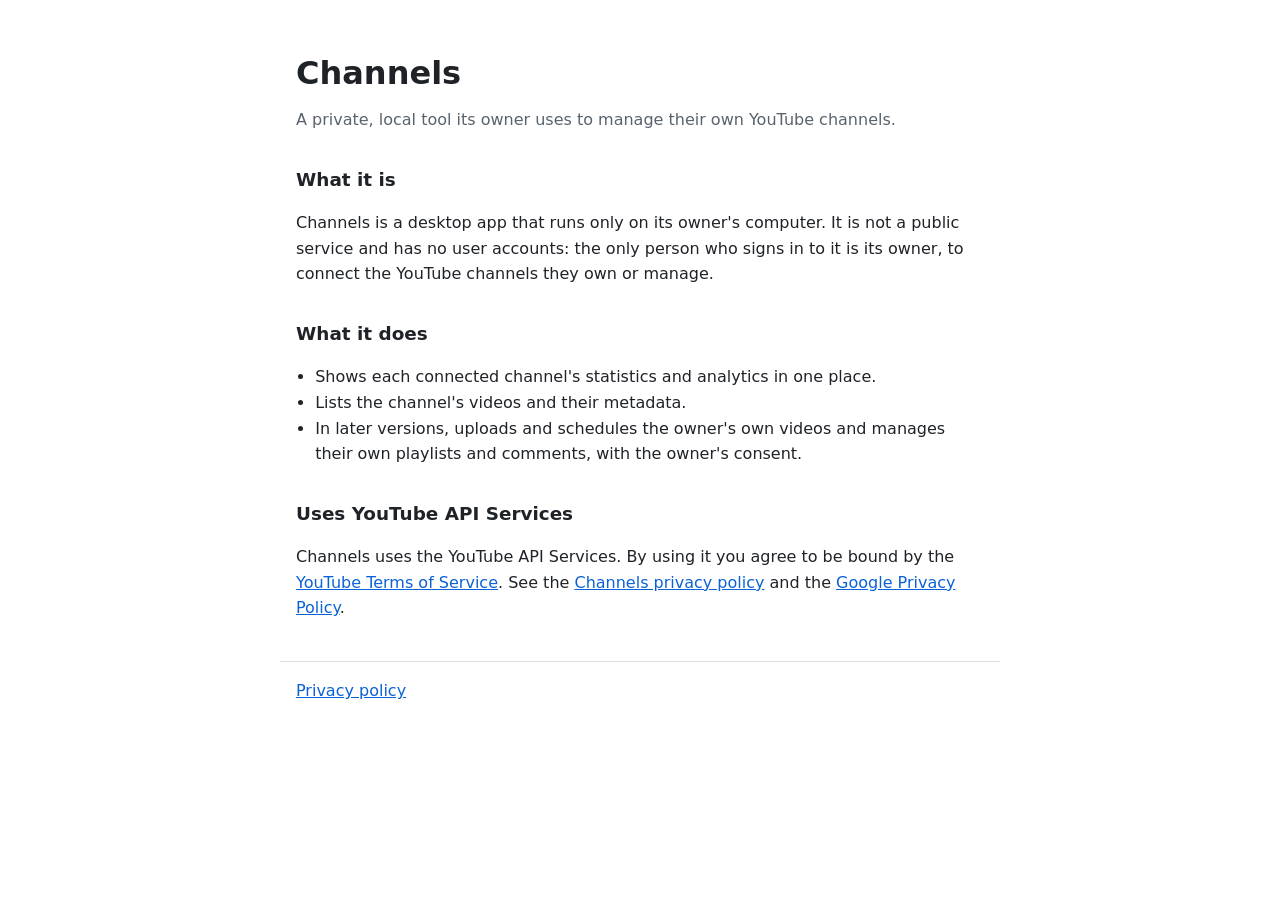
<file: index.html>
<!doctype html>
<html lang="en">
<head>
<meta charset="utf-8">
<meta name="viewport" content="width=device-width, initial-scale=1">
<title>Channels</title>
<link rel="stylesheet" href="style.css">
</head>
<body>
<main>
  <h1>Channels</h1>
  <p class="lead">A private, local tool its owner uses to manage their own YouTube channels.</p>

  <h2>What it is</h2>
  <p>Channels is a desktop app that runs only on its owner's computer. It is not a public service and has
  no user accounts: the only person who signs in to it is its owner, to connect the YouTube channels they
  own or manage.</p>

  <h2>What it does</h2>
  <ul>
    <li>Shows each connected channel's statistics and analytics in one place.</li>
    <li>Lists the channel's videos and their metadata.</li>
    <li>In later versions, uploads and schedules the owner's own videos and manages their own playlists
      and comments, with the owner's consent.</li>
  </ul>

  <h2>Uses YouTube API Services</h2>
  <p>Channels uses the YouTube API Services. By using it you agree to be bound by the
  <a href="https://www.youtube.com/t/terms">YouTube Terms of Service</a>. See the
  <a href="privacy.html">Channels privacy policy</a> and the
  <a href="https://policies.google.com/privacy">Google Privacy Policy</a>.</p>
</main>
<footer><a href="privacy.html">Privacy policy</a></footer>
</body>
</html>
</file>
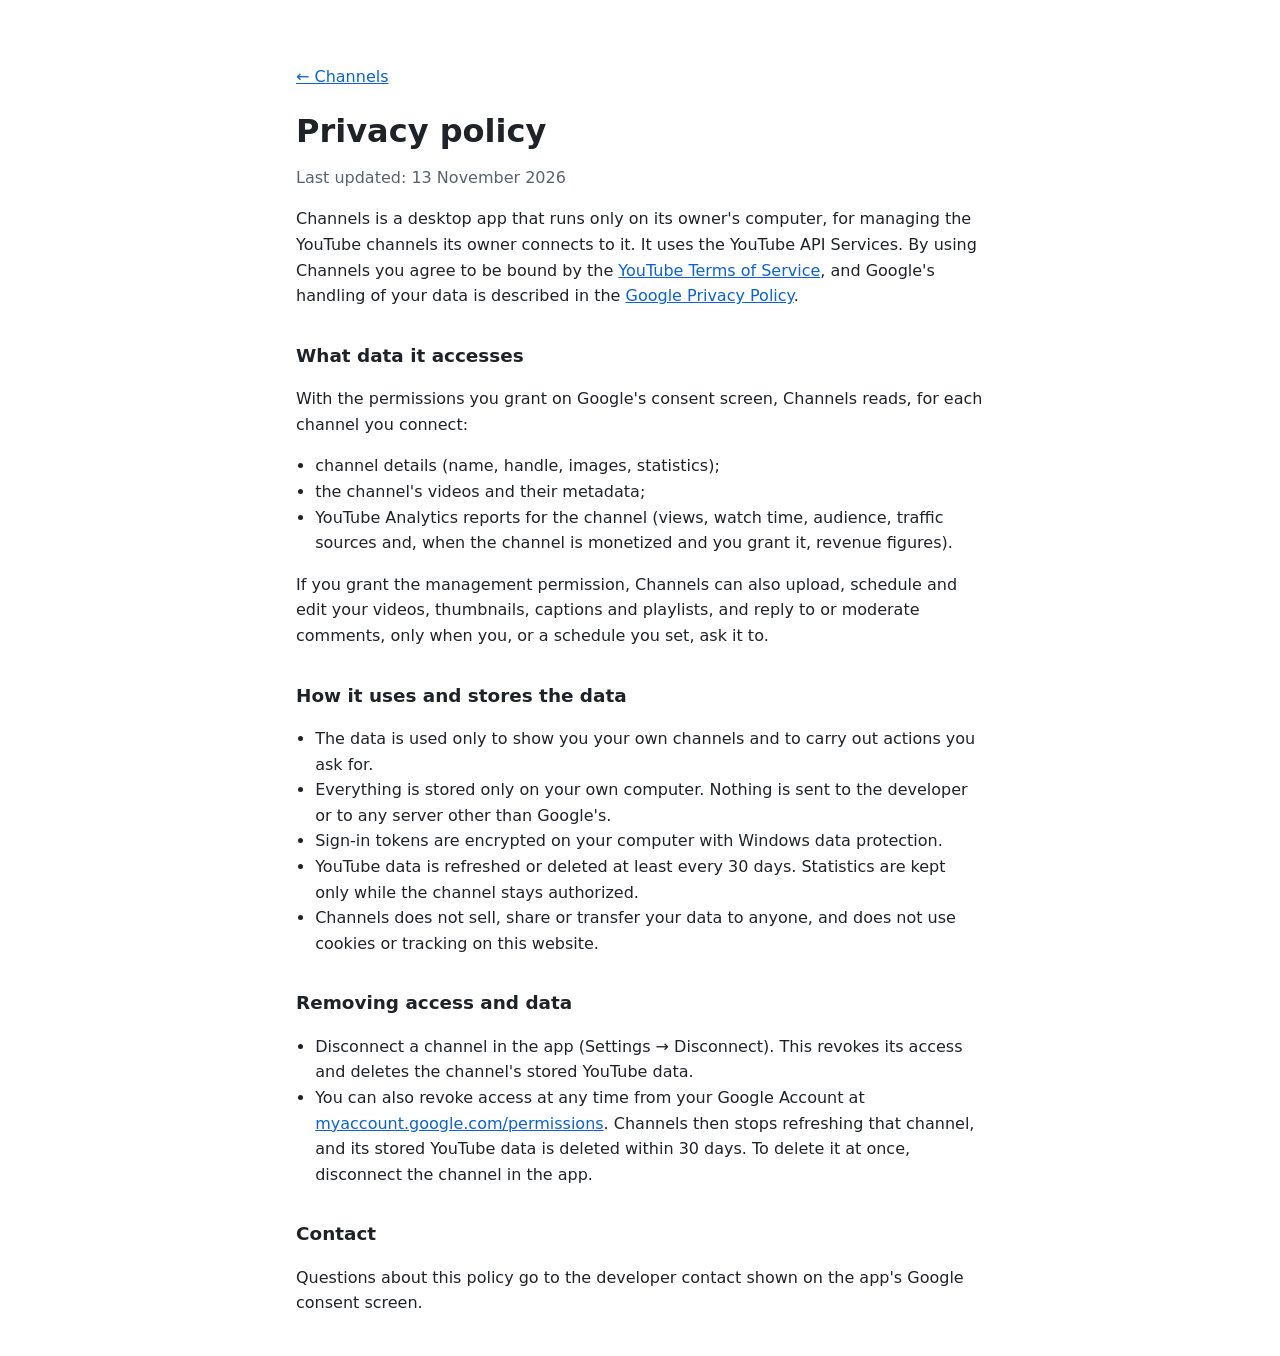
<file: privacy.html>
<!doctype html>
<html lang="en">
<head>
<meta charset="utf-8">
<meta name="viewport" content="width=device-width, initial-scale=1">
<title>Channels privacy policy</title>
<link rel="stylesheet" href="style.css">
</head>
<body>
<main>
  <p><a href="./">← Channels</a></p>
  <h1>Privacy policy</h1>
  <p class="lead">Last updated: 13 November 2026</p>

  <p>Channels is a desktop app that runs only on its owner's computer, for managing the YouTube channels
  its owner connects to it. It uses the YouTube API Services. By using Channels you agree to be bound by
  the <a href="https://www.youtube.com/t/terms">YouTube Terms of Service</a>, and Google's handling of
  your data is described in the <a href="https://policies.google.com/privacy">Google Privacy Policy</a>.</p>

  <h2>What data it accesses</h2>
  <p>With the permissions you grant on Google's consent screen, Channels reads, for each channel you
  connect:</p>
  <ul>
    <li>channel details (name, handle, images, statistics);</li>
    <li>the channel's videos and their metadata;</li>
    <li>YouTube Analytics reports for the channel (views, watch time, audience, traffic sources and, when
      the channel is monetized and you grant it, revenue figures).</li>
  </ul>
  <p>If you grant the management permission, Channels can also upload, schedule and edit your videos,
  thumbnails, captions and playlists, and reply to or moderate comments, only when you, or a schedule
  you set, ask it to.</p>

  <h2>How it uses and stores the data</h2>
  <ul>
    <li>The data is used only to show you your own channels and to carry out actions you ask for.</li>
    <li>Everything is stored only on your own computer. Nothing is sent to the developer or to any
      server other than Google's.</li>
    <li>Sign-in tokens are encrypted on your computer with Windows data protection.</li>
    <li>YouTube data is refreshed or deleted at least every 30 days. Statistics are kept only while the
      channel stays authorized.</li>
    <li>Channels does not sell, share or transfer your data to anyone, and does not use cookies or
      tracking on this website.</li>
  </ul>

  <h2>Removing access and data</h2>
  <ul>
    <li>Disconnect a channel in the app (Settings → Disconnect). This revokes its access and deletes the
      channel's stored YouTube data.</li>
    <li>You can also revoke access at any time from your Google Account at
      <a href="https://myaccount.google.com/permissions">myaccount.google.com/permissions</a>. Channels
      then stops refreshing that channel, and its stored YouTube data is deleted within 30 days. To
      delete it at once, disconnect the channel in the app.</li>
  </ul>

  <h2>Contact</h2>
  <p>Questions about this policy go to the developer contact shown on the app's Google consent screen.</p>
</main>
</body>
</html>
</file>
<file: style.css>
:root { --bg: #ffffff; --fg: #1f2328; --muted: #59636e; --link: #0b62d6; --line: #d8dee4; }
@media (prefers-color-scheme: dark) {
  :root { --bg: #0f1115; --fg: #e6e8eb; --muted: #9aa4af; --link: #6ea8ff; --line: #2a2f36; }
}
* { box-sizing: border-box; }
body { margin: 0; background: var(--bg); color: var(--fg);
  font: 16px/1.6 system-ui, -apple-system, "Segoe UI", Roboto, sans-serif; }
main { max-width: 720px; margin: 0 auto; padding: 48px 16px 24px; }
h1 { font-size: 2rem; margin: 0 0 8px; }
h2 { font-size: 1.15rem; margin: 32px 0 8px; }
.lead { color: var(--muted); margin-top: 0; }
a { color: var(--link); }
ul { padding-left: 1.2em; }
footer { max-width: 720px; margin: 0 auto; padding: 16px; border-top: 1px solid var(--line); color: var(--muted); }
</file>
